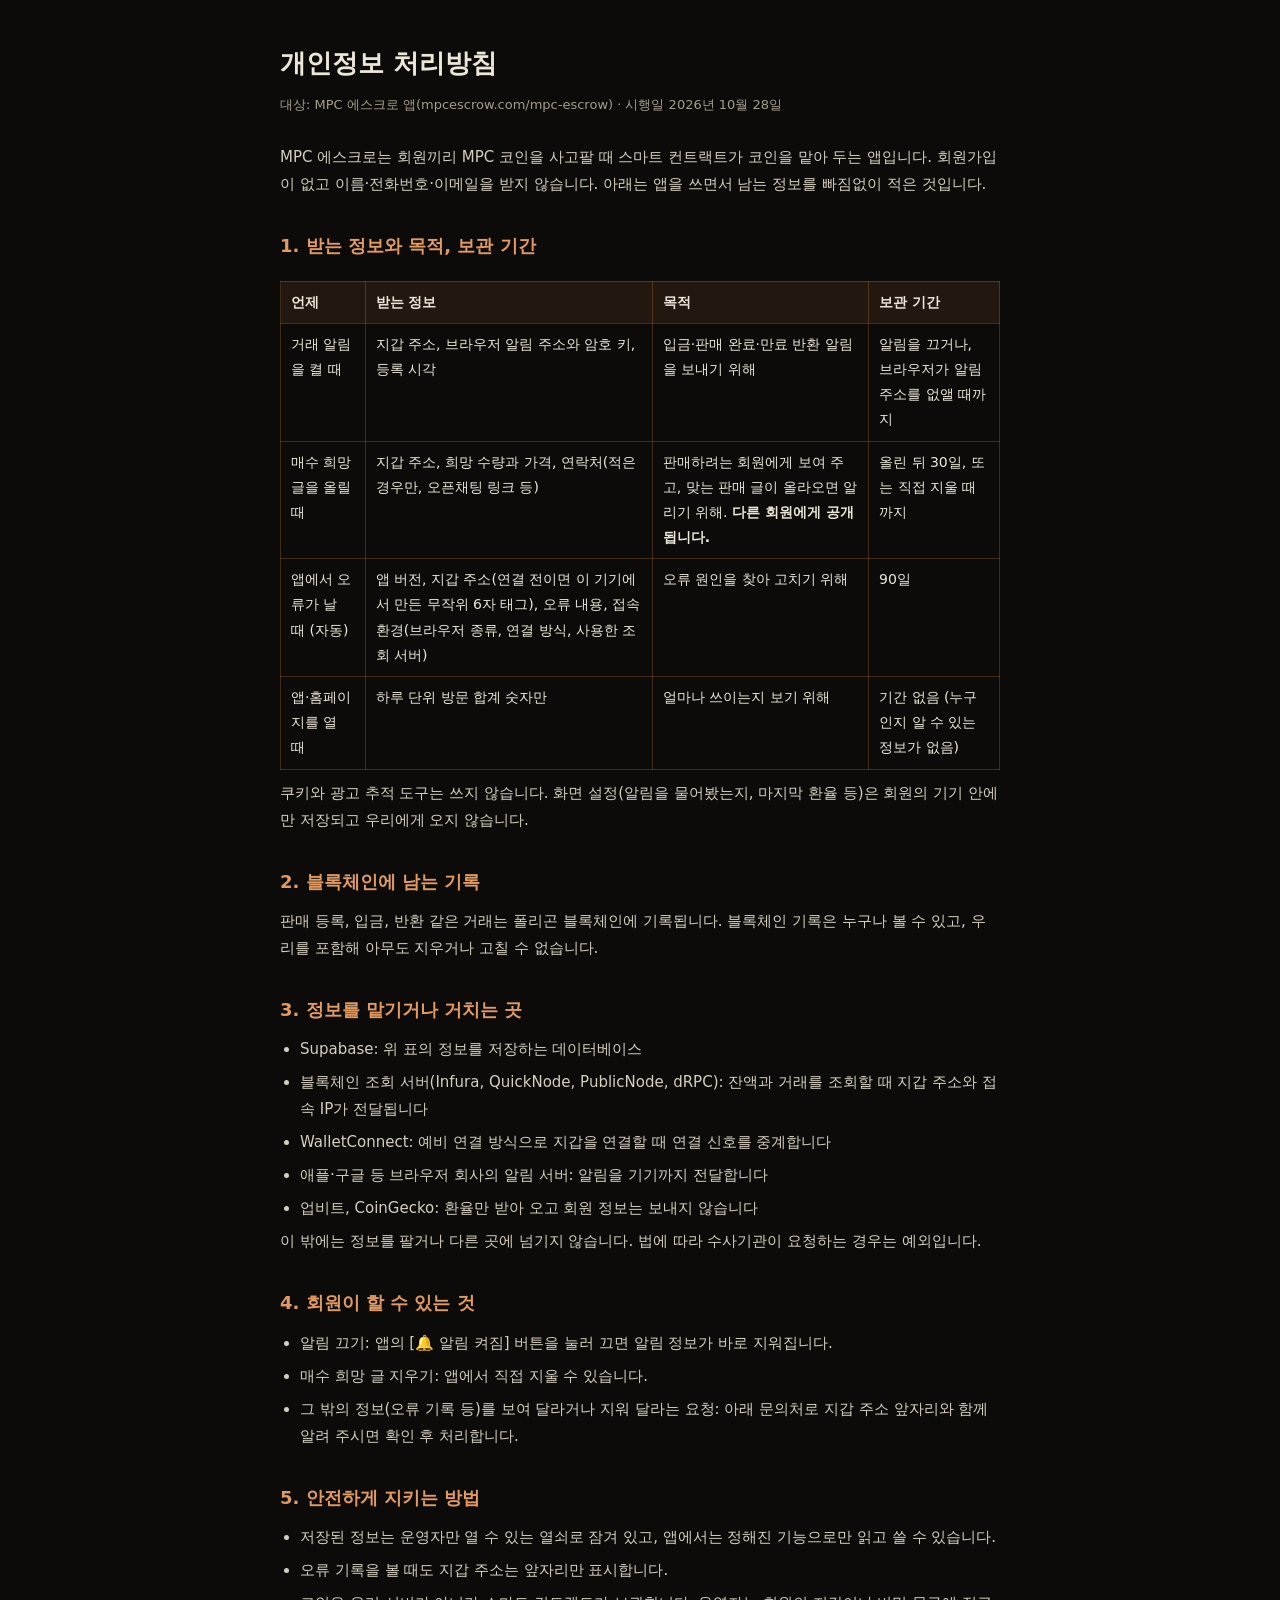
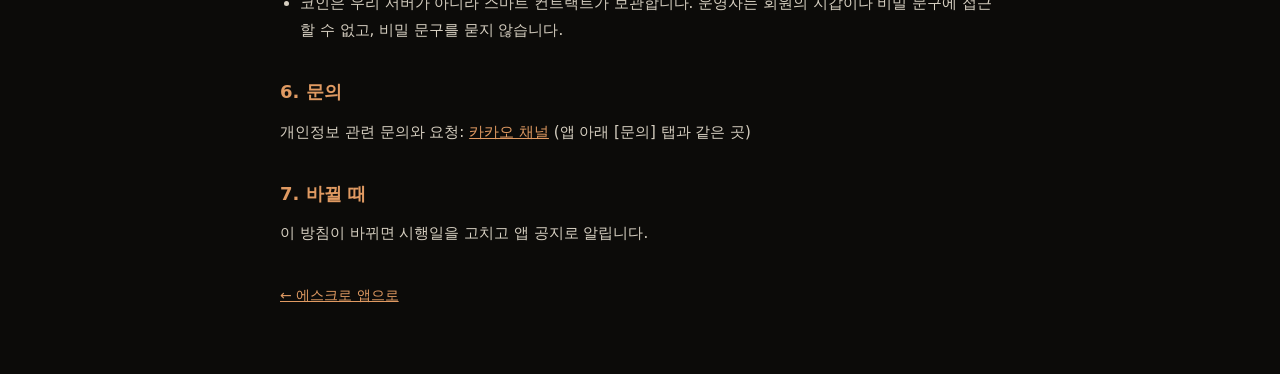
<file: privacy.html>
<!DOCTYPE html>
<html lang="ko">
<head>
<meta charset="utf-8">
<meta name="viewport" content="width=device-width,initial-scale=1">
<title>개인정보 처리방침 — MPC 에스크로</title>
<meta name="description" content="MPC 에스크로 앱이 어떤 정보를 왜 받고, 얼마 동안 보관하며, 누구에게 맡기는지 적은 문서입니다.">
<link rel="canonical" href="https://mpcescrow.com/privacy.html">
<link rel="icon" type="image/svg+xml" href="https://mpcescrow.com/assets/favicon.svg">
<style>
*{margin:0;box-sizing:border-box}
body{background:#0C0B09;color:#EDE7DA;font-family:'Noto Sans KR',system-ui,sans-serif;line-height:1.8;padding:40px 16px 64px}
main{max-width:720px;margin:0 auto}
h1{font-size:26px;margin-bottom:6px}
.date{color:#A49C8D;font-size:13px;margin-bottom:28px}
h2{font-size:18px;color:#E09A62;margin:32px 0 10px}
p,li{font-size:15px;color:#D6CFC1}
ul{padding-left:20px}
li{margin-bottom:6px}
table{width:100%;border-collapse:collapse;font-size:14px;margin-top:8px}
th,td{border:1px solid rgba(194,119,63,.3);padding:8px 10px;text-align:left;vertical-align:top}
th{background:rgba(194,119,63,.12);color:#EDE7DA}
.wrap{overflow-x:auto}
a{color:#E09A62}
.back{display:inline-block;margin-top:36px;font-size:14px}
</style>
</head>
<body>
<main>
<h1>개인정보 처리방침</h1>
<p class="date">대상: MPC 에스크로 앱(mpcescrow.com/mpc-escrow) · 시행일 2026년 10월 28일</p>

<p>MPC 에스크로는 회원끼리 MPC 코인을 사고팔 때 스마트 컨트랙트가 코인을 맡아 두는 앱입니다. 회원가입이 없고 이름·전화번호·이메일을 받지 않습니다. 아래는 앱을 쓰면서 남는 정보를 빠짐없이 적은 것입니다.</p>

<h2>1. 받는 정보와 목적, 보관 기간</h2>
<div class="wrap">
<table>
<tr><th>언제</th><th>받는 정보</th><th>목적</th><th>보관 기간</th></tr>
<tr><td>거래 알림을 켤 때</td><td>지갑 주소, 브라우저 알림 주소와 암호 키, 등록 시각</td><td>입금·판매 완료·만료 반환 알림을 보내기 위해</td><td>알림을 끄거나, 브라우저가 알림 주소를 없앨 때까지</td></tr>
<tr><td>매수 희망 글을 올릴 때</td><td>지갑 주소, 희망 수량과 가격, 연락처(적은 경우만, 오픈채팅 링크 등)</td><td>판매하려는 회원에게 보여 주고, 맞는 판매 글이 올라오면 알리기 위해. <strong>다른 회원에게 공개됩니다.</strong></td><td>올린 뒤 30일, 또는 직접 지울 때까지</td></tr>
<tr><td>앱에서 오류가 날 때 (자동)</td><td>앱 버전, 지갑 주소(연결 전이면 이 기기에서 만든 무작위 6자 태그), 오류 내용, 접속 환경(브라우저 종류, 연결 방식, 사용한 조회 서버)</td><td>오류 원인을 찾아 고치기 위해</td><td>90일</td></tr>
<tr><td>앱·홈페이지를 열 때</td><td>하루 단위 방문 합계 숫자만</td><td>얼마나 쓰이는지 보기 위해</td><td>기간 없음 (누구인지 알 수 있는 정보가 없음)</td></tr>
</table>
</div>
<p style="margin-top:10px">쿠키와 광고 추적 도구는 쓰지 않습니다. 화면 설정(알림을 물어봤는지, 마지막 환율 등)은 회원의 기기 안에만 저장되고 우리에게 오지 않습니다.</p>

<h2>2. 블록체인에 남는 기록</h2>
<p>판매 등록, 입금, 반환 같은 거래는 폴리곤 블록체인에 기록됩니다. 블록체인 기록은 누구나 볼 수 있고, 우리를 포함해 아무도 지우거나 고칠 수 없습니다.</p>

<h2>3. 정보를 맡기거나 거치는 곳</h2>
<ul>
<li>Supabase: 위 표의 정보를 저장하는 데이터베이스</li>
<li>블록체인 조회 서버(Infura, QuickNode, PublicNode, dRPC): 잔액과 거래를 조회할 때 지갑 주소와 접속 IP가 전달됩니다</li>
<li>WalletConnect: 예비 연결 방식으로 지갑을 연결할 때 연결 신호를 중계합니다</li>
<li>애플·구글 등 브라우저 회사의 알림 서버: 알림을 기기까지 전달합니다</li>
<li>업비트, CoinGecko: 환율만 받아 오고 회원 정보는 보내지 않습니다</li>
</ul>
<p>이 밖에는 정보를 팔거나 다른 곳에 넘기지 않습니다. 법에 따라 수사기관이 요청하는 경우는 예외입니다.</p>

<h2>4. 회원이 할 수 있는 것</h2>
<ul>
<li>알림 끄기: 앱의 [🔔 알림 켜짐] 버튼을 눌러 끄면 알림 정보가 바로 지워집니다.</li>
<li>매수 희망 글 지우기: 앱에서 직접 지울 수 있습니다.</li>
<li>그 밖의 정보(오류 기록 등)를 보여 달라거나 지워 달라는 요청: 아래 문의처로 지갑 주소 앞자리와 함께 알려 주시면 확인 후 처리합니다.</li>
</ul>

<h2>5. 안전하게 지키는 방법</h2>
<ul>
<li>저장된 정보는 운영자만 열 수 있는 열쇠로 잠겨 있고, 앱에서는 정해진 기능으로만 읽고 쓸 수 있습니다.</li>
<li>오류 기록을 볼 때도 지갑 주소는 앞자리만 표시합니다.</li>
<li>코인은 우리 서버가 아니라 스마트 컨트랙트가 보관합니다. 운영자는 회원의 지갑이나 비밀 문구에 접근할 수 없고, 비밀 문구를 묻지 않습니다.</li>
</ul>

<h2>6. 문의</h2>
<p>개인정보 관련 문의와 요청: <a href="https://pf.kakao.com/_HCKbX">카카오 채널</a> (앱 아래 [문의] 탭과 같은 곳)</p>

<h2>7. 바뀔 때</h2>
<p>이 방침이 바뀌면 시행일을 고치고 앱 공지로 알립니다.</p>

<a class="back" href="https://mpcescrow.com/mpc-escrow/">← 에스크로 앱으로</a>
</main>
</body>
</html>
</file>
